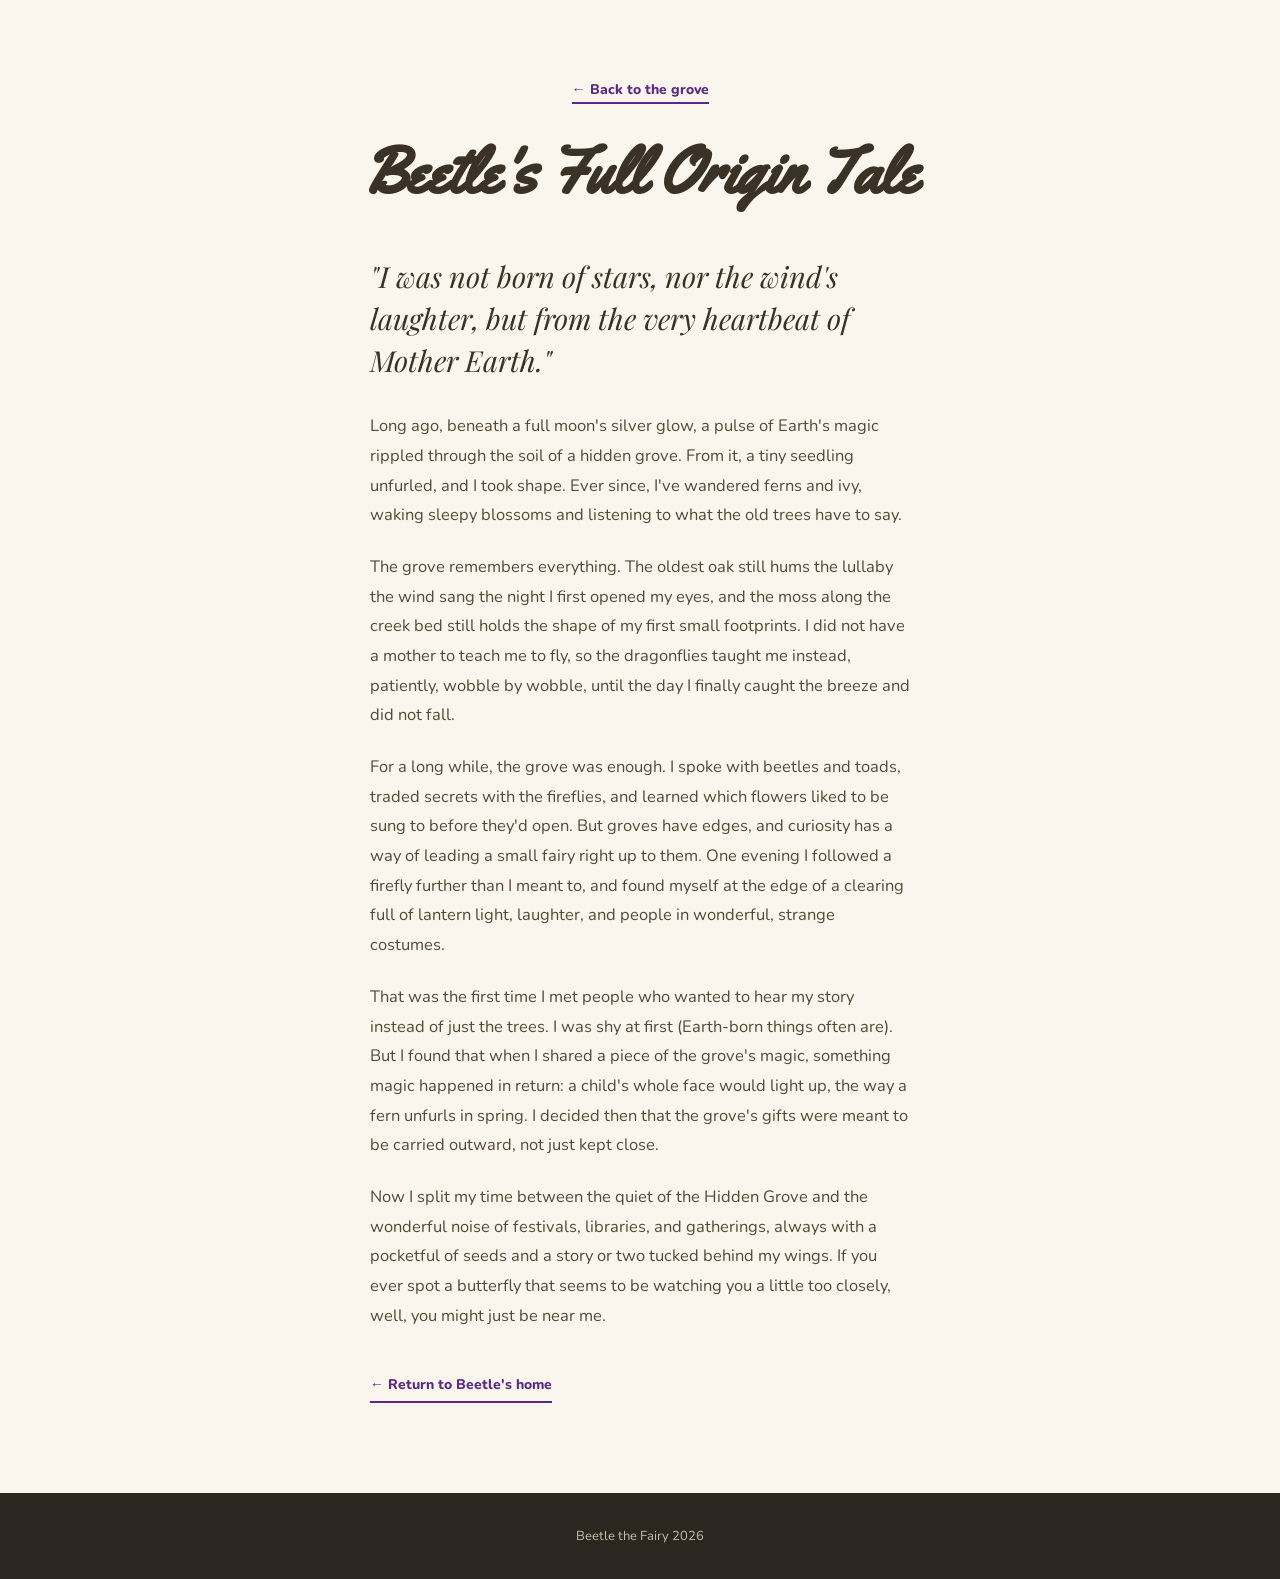
<file: origin.html>
<!DOCTYPE html>
<html lang="en">
<head>
<meta charset="utf-8">
<meta name="viewport" content="width=device-width, initial-scale=1">
<title>Beetle's Full Origin Tale · Beetle the Fairy</title>
<meta name="description" content="The full origin story of Beetle the Fairy, Keeper of the Hidden Grove.">
<link rel="preconnect" href="https://fonts.googleapis.com">
<link href="https://fonts.googleapis.com/css2?family=Yellowtail&family=Nunito:wght@400;600;700;800&family=Playfair+Display:ital@1&display=swap" rel="stylesheet">
<link rel="stylesheet" href="style.css">
</head>
<body>

<header class="page-header">
  <a href="index.html" class="link-underline page-header__back">&larr; Back to the grove</a>
  <h1 class="page-header__title">Beetle's Full Origin Tale</h1>
</header>

<main class="origin-body">
  <!-- PLACEHOLDER COPY: written to match the tone of the handoff doc; swap in the client's real long-form origin story before launch. -->
  <p class="story__quote">"I was not born of stars, nor the wind's laughter, but from the very heartbeat of Mother Earth."</p>

  <p>Long ago, beneath a full moon's silver glow, a pulse of Earth's magic rippled through the soil of a hidden grove. From it, a tiny seedling unfurled, and I took shape. Ever since, I've wandered ferns and ivy, waking sleepy blossoms and listening to what the old trees have to say.</p>

  <p>The grove remembers everything. The oldest oak still hums the lullaby the wind sang the night I first opened my eyes, and the moss along the creek bed still holds the shape of my first small footprints. I did not have a mother to teach me to fly, so the dragonflies taught me instead, patiently, wobble by wobble, until the day I finally caught the breeze and did not fall.</p>

  <p>For a long while, the grove was enough. I spoke with beetles and toads, traded secrets with the fireflies, and learned which flowers liked to be sung to before they'd open. But groves have edges, and curiosity has a way of leading a small fairy right up to them. One evening I followed a firefly further than I meant to, and found myself at the edge of a clearing full of lantern light, laughter, and people in wonderful, strange costumes.</p>

  <p>That was the first time I met people who wanted to hear my story instead of just the trees. I was shy at first (Earth-born things often are). But I found that when I shared a piece of the grove's magic, something magic happened in return: a child's whole face would light up, the way a fern unfurls in spring. I decided then that the grove's gifts were meant to be carried outward, not just kept close.</p>

  <p>Now I split my time between the quiet of the Hidden Grove and the wonderful noise of festivals, libraries, and gatherings, always with a pocketful of seeds and a story or two tucked behind my wings. If you ever spot a butterfly that seems to be watching you a little too closely, well, you might just be near me.</p>

  <a href="index.html" class="link-underline">&larr; Return to Beetle's home</a>
</main>

<footer class="footer">Beetle the Fairy 2026</footer>

</body>
</html>
</file>
<file: style.css>
:root {
  --cream: #FAF6ED;
  --body-text: #2B2620;
  --muted-1: #54493a;
  --muted-2: #7a6f5c;
  --muted-3: #a89a7c;
  --purple: #5B2A86;
  --orange: #E0791E;
  --green: #1E7A34;
  --gold: #F2D98A;
  --wood: #3a2f1a;
  --warm-gray: #F1EAD9;
  --hairline: #ddd3ba;
  --border: #e2d8bd;
  --footer-bg: #2B2620;
  --footer-text: #c9bfa9;
}

* { box-sizing: border-box; }

body {
  margin: 0;
  background: var(--cream);
  color: var(--body-text);
  font-family: 'Nunito', sans-serif;
  overflow-x: hidden;
}

a { color: var(--purple); text-decoration: none; }
a:hover { color: var(--orange); }

img { display: block; max-width: 100%; }

.eyebrow {
  font-size: 13px;
  letter-spacing: .14em;
  text-transform: uppercase;
  font-weight: 800;
  margin-bottom: 14px;
}
.eyebrow--orange { color: var(--orange); }
.eyebrow--gold { color: var(--gold); }

.pill {
  display: inline-block;
  font-weight: 800;
  font-size: 14px;
  padding: 13px 26px;
  border-radius: 100px;
  transition: transform .2s ease;
}
.pill--cream { background: var(--cream); color: var(--green); }
.pill--orange { background: var(--orange); color: var(--body-text); padding: 12px 24px; }
.pill--cream:hover { transform: scale(1.06) rotate(-2deg); color: var(--green); }
.pill--orange:hover { transform: scale(1.06) rotate(2deg); color: var(--body-text); }

.link-underline {
  display: inline-block;
  margin-top: 20px;
  font-weight: 800;
  font-size: 14px;
  color: var(--purple);
  border-bottom: 2px solid var(--purple);
  padding-bottom: 3px;
}
.link-underline:hover { color: var(--orange); border-bottom-color: var(--orange); }

/* Animations */
@keyframes twinkle {
  0%, 100% { opacity: .25; transform: scale(.8) rotate(0deg); }
  50% { opacity: 1; transform: scale(1.15) rotate(20deg); }
}
@keyframes bob {
  0%, 100% { transform: translateY(0) rotate(-4deg); }
  50% { transform: translateY(-8px) rotate(4deg); }
}
@keyframes flutter {
  0%   { transform: translate(0,0)       rotate(-6deg) scaleX(1); }
  12%  { transform: translate(3px,-10px) rotate(2deg)  scaleX(.82); }
  24%  { transform: translate(8px,-16px) rotate(8deg)  scaleX(1); }
  38%  { transform: translate(6px,-8px)  rotate(-3deg) scaleX(.85); }
  50%  { transform: translate(10px,-22px) rotate(6deg) scaleX(1); }
  64%  { transform: translate(4px,-14px) rotate(-8deg) scaleX(.82); }
  78%  { transform: translate(-2px,-20px) rotate(3deg) scaleX(1); }
  90%  { transform: translate(2px,-6px)  rotate(-4deg) scaleX(.9); }
  100% { transform: translate(0,0)       rotate(-6deg) scaleX(1); }
}
@keyframes flyAway {
  0%   { transform: translate(0,0)        rotate(0deg);  opacity: 1; }
  15%  { transform: translate(24px,-26px)  rotate(12deg); opacity: 1; }
  30%  { transform: translate(50px,-68px)  rotate(-10deg); opacity: 1; }
  45%  { transform: translate(75px,-118px) rotate(16deg); opacity: .95; }
  60%  { transform: translate(115px,-175px) rotate(-6deg); opacity: .85; }
  75%  { transform: translate(165px,-235px) rotate(20deg); opacity: .55; }
  90%  { transform: translate(220px,-300px) rotate(-8deg); opacity: .22; }
  100% { transform: translate(280px,-360px) rotate(28deg); opacity: 0; }
}

/* Butterfly interaction */
.butterfly {
  position: absolute;
  cursor: pointer;
  animation: none;
}
.butterfly__inner {
  display: inline-block;
  transform-origin: 50% 60%;
}
.butterfly.flown {
  pointer-events: none;
  cursor: default;
  animation: flyAway 2.6s ease-in forwards;
}
.butterfly.flown .butterfly__inner {
  animation: flutter .9s ease-in-out infinite !important;
}

/* Hero */
.hero {
  position: relative;
  height: 640px;
  background: var(--wood);
  overflow: hidden;
}
.hero__bg {
  position: absolute;
  inset: 0;
  width: 100%;
  height: 100%;
  object-fit: cover;
  object-position: 50% 20%;
}
.hero__overlay {
  position: absolute;
  inset: 0;
  background: linear-gradient(180deg, rgba(20,15,5,.15) 0%, rgba(20,15,5,.05) 40%, rgba(20,15,5,.75) 100%);
}
.hero__text {
  position: absolute;
  bottom: 52px;
  left: 0;
  right: 0;
  text-align: center;
  color: var(--cream);
}
.hero__title {
  font-family: 'Yellowtail', cursive;
  font-size: 96px;
  line-height: 1;
  text-shadow: 0 4px 18px rgba(0,0,0,.35);
}
.hero__subtitle {
  font-size: 16px;
  letter-spacing: .18em;
  text-transform: uppercase;
  font-weight: 700;
  margin-top: 10px;
  opacity: .9;
}

/* Divider */
.divider {
  text-align: center;
  padding: 16px 0 8px;
  font-size: 12px;
  letter-spacing: .1em;
  color: var(--muted-3);
  text-transform: uppercase;
}

/* Her Story */
.story {
  display: grid;
  grid-template-columns: 1fr 1fr;
  padding: 70px 0;
  align-items: center;
}
.story__left { padding: 0 70px 0 90px; }
.story__quote {
  font-family: 'Playfair Display', serif;
  font-style: italic;
  font-size: 29px;
  line-height: 1.45;
  color: #3a3226;
}
.story__body {
  font-size: 16.5px;
  line-height: 1.8;
  color: var(--muted-1);
  margin-top: 22px;
}
.story__right { position: relative; overflow: hidden; border-radius: 8px 0 0 8px; }
.story__img {
  width: 100%;
  height: 560px;
  object-fit: cover;
  transition: transform .5s ease;
}
.story__right:hover .story__img { transform: scale(1.04) rotate(-1deg); }
.story__badge {
  position: absolute;
  top: 22px;
  right: 22px;
  background: var(--cream);
  color: var(--purple);
  font-family: 'Yellowtail', cursive;
  font-size: 22px;
  padding: 8px 16px;
  border-radius: 100px;
  transform: rotate(6deg);
  box-shadow: 0 6px 16px rgba(0,0,0,.2);
}

/* Magic Seed */
.seed {
  background: var(--green);
  color: var(--cream);
  padding: 80px 90px;
  display: grid;
  grid-template-columns: 1.1fr .9fr;
  gap: 60px;
  align-items: center;
}
.seed__heading {
  font-family: 'Yellowtail', cursive;
  font-weight: normal;
  font-size: 52px;
  line-height: 1;
  margin: 0 0 18px;
}
.seed__body { font-size: 16.5px; line-height: 1.8; opacity: .92; margin: 0; }
.seed__left .pill { margin-top: 22px; }
.seed__right { position: relative; }
.seed__imgwrap { overflow: hidden; border-radius: 8px; }
.seed__img {
  width: 100%;
  height: 420px;
  object-fit: cover;
  object-position: 50% 20%;
  transition: transform .5s ease;
}
.seed__imgwrap:hover .seed__img { transform: scale(1.04) rotate(-1deg); }
.seed__icon {
  position: absolute;
  top: -14px;
  left: -14px;
  font-size: 38px;
  transform: rotate(-18deg);
  animation: bob 3s ease-in-out infinite;
}

/* Blessing */
.blessing {
  background: var(--purple);
  color: var(--cream);
  text-align: center;
  padding: 90px 140px;
  position: relative;
  overflow: hidden;
}
.blessing__quote-mark {
  position: absolute;
  top: 20px;
  left: 60px;
  font-family: 'Playfair Display', serif;
  font-size: 180px;
  color: rgba(255,255,255,.08);
  line-height: 1;
}
.blessing__sparkle {
  position: absolute;
  bottom: 30px;
  right: 70px;
  font-size: 24px;
  color: var(--gold);
  animation: twinkle 3s ease-in-out infinite;
}
.blessing__text {
  font-family: 'Playfair Display', serif;
  font-style: italic;
  font-size: 32px;
  line-height: 1.6;
  position: relative;
}
.blessing__attribution {
  margin-top: 24px;
  font-size: 13px;
  letter-spacing: .12em;
  text-transform: uppercase;
  opacity: .75;
  position: relative;
}

/* Gallery */
.gallery { padding: 90px 90px 60px; }
.gallery__heading {
  font-family: 'Yellowtail', cursive;
  font-weight: normal;
  font-size: 44px;
  text-align: center;
  color: #3a3226;
  margin: 0 0 40px;
}
.gallery__grid {
  display: grid;
  grid-template-columns: 1.3fr 1fr 1fr;
  grid-template-rows: 1fr 1fr;
  gap: 16px;
  height: 560px;
}
.gallery__item {
  display: block;
  width: 100%;
  height: 100%;
  min-height: 0;
  padding: 0;
  border: 0;
  background: none;
  border-radius: 6px;
  overflow: hidden;
  cursor: pointer;
}
.gallery__img {
  width: 100%;
  height: 100%;
  min-height: 0;
  object-fit: cover;
  display: block;
  transition: transform .35s ease;
}
.gallery__item--a { grid-row: 1 / 3; }
.gallery__item--d { grid-column: 2 / 4; }
.gallery__item--a:hover .gallery__img { transform: scale(1.03) rotate(-1deg); }
.gallery__item--b:hover .gallery__img { transform: scale(1.05) rotate(1deg); }
.gallery__item--c:hover .gallery__img { transform: scale(1.05) rotate(-1deg); }
.gallery__item--d:hover .gallery__img { transform: scale(1.02) rotate(.5deg); }

/* Lightbox */
.lightbox {
  position: fixed;
  inset: 0;
  z-index: 1000;
  display: flex;
  align-items: center;
  justify-content: center;
  background: rgba(20,15,5,.9);
  animation: lightboxFade .2s ease;
}
.lightbox[hidden] { display: none; }
@keyframes lightboxFade {
  from { opacity: 0; }
  to { opacity: 1; }
}
.lightbox__img {
  max-width: min(88vw, 1100px);
  max-height: 86vh;
  border-radius: 6px;
  box-shadow: 0 20px 60px rgba(0,0,0,.5);
}
.lightbox__close,
.lightbox__nav {
  position: absolute;
  border: 0;
  background: rgba(250,246,237,.12);
  color: var(--cream);
  cursor: pointer;
  display: flex;
  align-items: center;
  justify-content: center;
  transition: background .2s ease, transform .2s ease;
}
.lightbox__close:hover,
.lightbox__nav:hover {
  background: rgba(250,246,237,.24);
}
.lightbox__close {
  top: 24px;
  right: 24px;
  width: 44px;
  height: 44px;
  border-radius: 50%;
  font-size: 30px;
  line-height: 1;
}
.lightbox__nav {
  top: 50%;
  transform: translateY(-50%);
  width: 52px;
  height: 52px;
  border-radius: 50%;
  font-size: 24px;
}
.lightbox__nav:hover { transform: translateY(-50%) scale(1.08); }
.lightbox__nav--prev { left: 24px; }
.lightbox__nav--next { right: 24px; }

/* Find + Booking */
.find {
  padding: 60px 90px;
  background: var(--warm-gray);
  display: grid;
  grid-template-columns: 1fr 1fr;
  gap: 60px;
}
.find__list { display: flex; flex-direction: column; gap: 14px; }
.find__row {
  display: flex;
  justify-content: space-between;
  border-bottom: 1px solid var(--hairline);
  padding-bottom: 12px;
}
.find__row--last { border-bottom: none; padding-bottom: 0; }
.find__label { font-weight: 700; }
.find__value { color: var(--muted-2); }

.booking {
  background: var(--wood);
  color: var(--cream);
  border-radius: 10px;
  padding: 34px;
  position: relative;
  overflow: visible;
}
.booking__heading {
  font-family: 'Yellowtail', cursive;
  font-size: 32px;
  margin-bottom: 10px;
}
.booking__body { font-size: 15px; line-height: 1.7; opacity: .9; margin: 0; }
.booking .pill { margin-top: 14px; }

/* Social */
.social { padding: 60px 90px; text-align: center; }
.social__grid {
  display: grid;
  grid-template-columns: 1fr 1fr 1fr;
  gap: 20px;
}
.social__card {
  color: inherit;
  border: 1px solid var(--border);
  border-radius: 10px;
  overflow: hidden;
  background: var(--cream);
  display: block;
  transition: transform .25s ease;
}
.social__card:hover { transform: translateY(-5px) rotate(-1deg); }
.social__grid a:nth-child(2):hover { transform: translateY(-5px) rotate(1deg); }
.social__grid a:nth-child(1) { background: #F1E6F7; }
.social__grid a:nth-child(2) { background: #E3F3E7; }
.social__grid a:nth-child(3) { background: #FCF1D6; }
.social__card img { width: 100%; height: 150px; object-fit: cover; }
.social__info { padding: 16px 20px; text-align: left; }
.social__platform { font-weight: 800; }
.social__handle { color: var(--muted-2); font-size: 14px; }

/* Footer */
.footer {
  background: var(--footer-bg);
  color: var(--footer-text);
  text-align: center;
  padding: 34px;
  font-size: 13px;
}

/* Origin page */
.page-header {
  padding: 60px 90px 20px;
  text-align: center;
}
.page-header__back {
  display: inline-block;
  margin-bottom: 24px;
  font-weight: 800;
  font-size: 14px;
}
.page-header__title {
  font-family: 'Yellowtail', cursive;
  font-size: 64px;
  color: #3a3226;
  margin: 0;
}
.origin-body {
  max-width: 720px;
  margin: 0 auto;
  padding: 20px 90px 90px;
  font-size: 16.5px;
  line-height: 1.8;
  color: var(--muted-1);
}
.origin-body p { margin: 0 0 22px; }
.origin-body .story__quote { margin-bottom: 30px; }

/* Tablet: social cards go horizontal, photo on the left */
@media (min-width: 769px) and (max-width: 1024px) {
  .social__grid { grid-template-columns: 1fr 1fr; gap: 16px; }
  .social__card { display: flex; flex-direction: row; height: 140px; }
  .social__card img { width: 140px; height: 100%; flex-shrink: 0; }
  .social__info { flex: 1; display: flex; flex-direction: column; justify-content: center; min-width: 0; }
}

/* Responsive */
@media (max-width: 768px) {
  .hero { height: 480px; }
  .hero__title { font-size: 52px; }
  .hero__subtitle { font-size: 13px; }
  .hero__text { bottom: 32px; }

  .story,
  .seed,
  .find {
    grid-template-columns: 1fr;
  }
  .story__left { padding: 24px 24px 32px; }
  .story__right { order: -1; border-radius: 0; }
  .story__img { height: 320px; }

  .seed { padding: 48px 24px; gap: 32px; }
  .seed__heading { font-size: 38px; }
  .seed__img { height: 280px; }

  .blessing { padding: 60px 24px; }
  .blessing__text { font-size: 24px; }
  .blessing__quote-mark { font-size: 110px; }

  .gallery { padding: 48px 20px 40px; }
  .gallery__grid {
    grid-template-columns: 1fr 1fr;
    grid-template-rows: auto auto auto;
    height: auto;
  }
  .gallery__item { height: 220px; }
  .gallery__item--a { grid-row: auto; grid-column: 1 / 3; }
  .gallery__item--d { grid-column: 1 / 3; }

  .lightbox__nav { font-size: 22px; width: 40px; height: 40px; }
  .lightbox__close { font-size: 28px; }

  .find { padding: 40px 24px; gap: 40px; }

  .social { padding: 40px 20px; }
  .social__grid { grid-template-columns: 1fr; gap: 14px; }
  .social__card { display: flex; flex-direction: row; height: 110px; }
  .social__card img { width: 110px; height: 100%; flex-shrink: 0; }
  .social__info { flex: 1; display: flex; flex-direction: column; justify-content: center; min-width: 0; padding: 12px 16px; }

  .page-header, .origin-body { padding-left: 24px; padding-right: 24px; }
  .page-header__title { font-size: 44px; }
}
</file>
